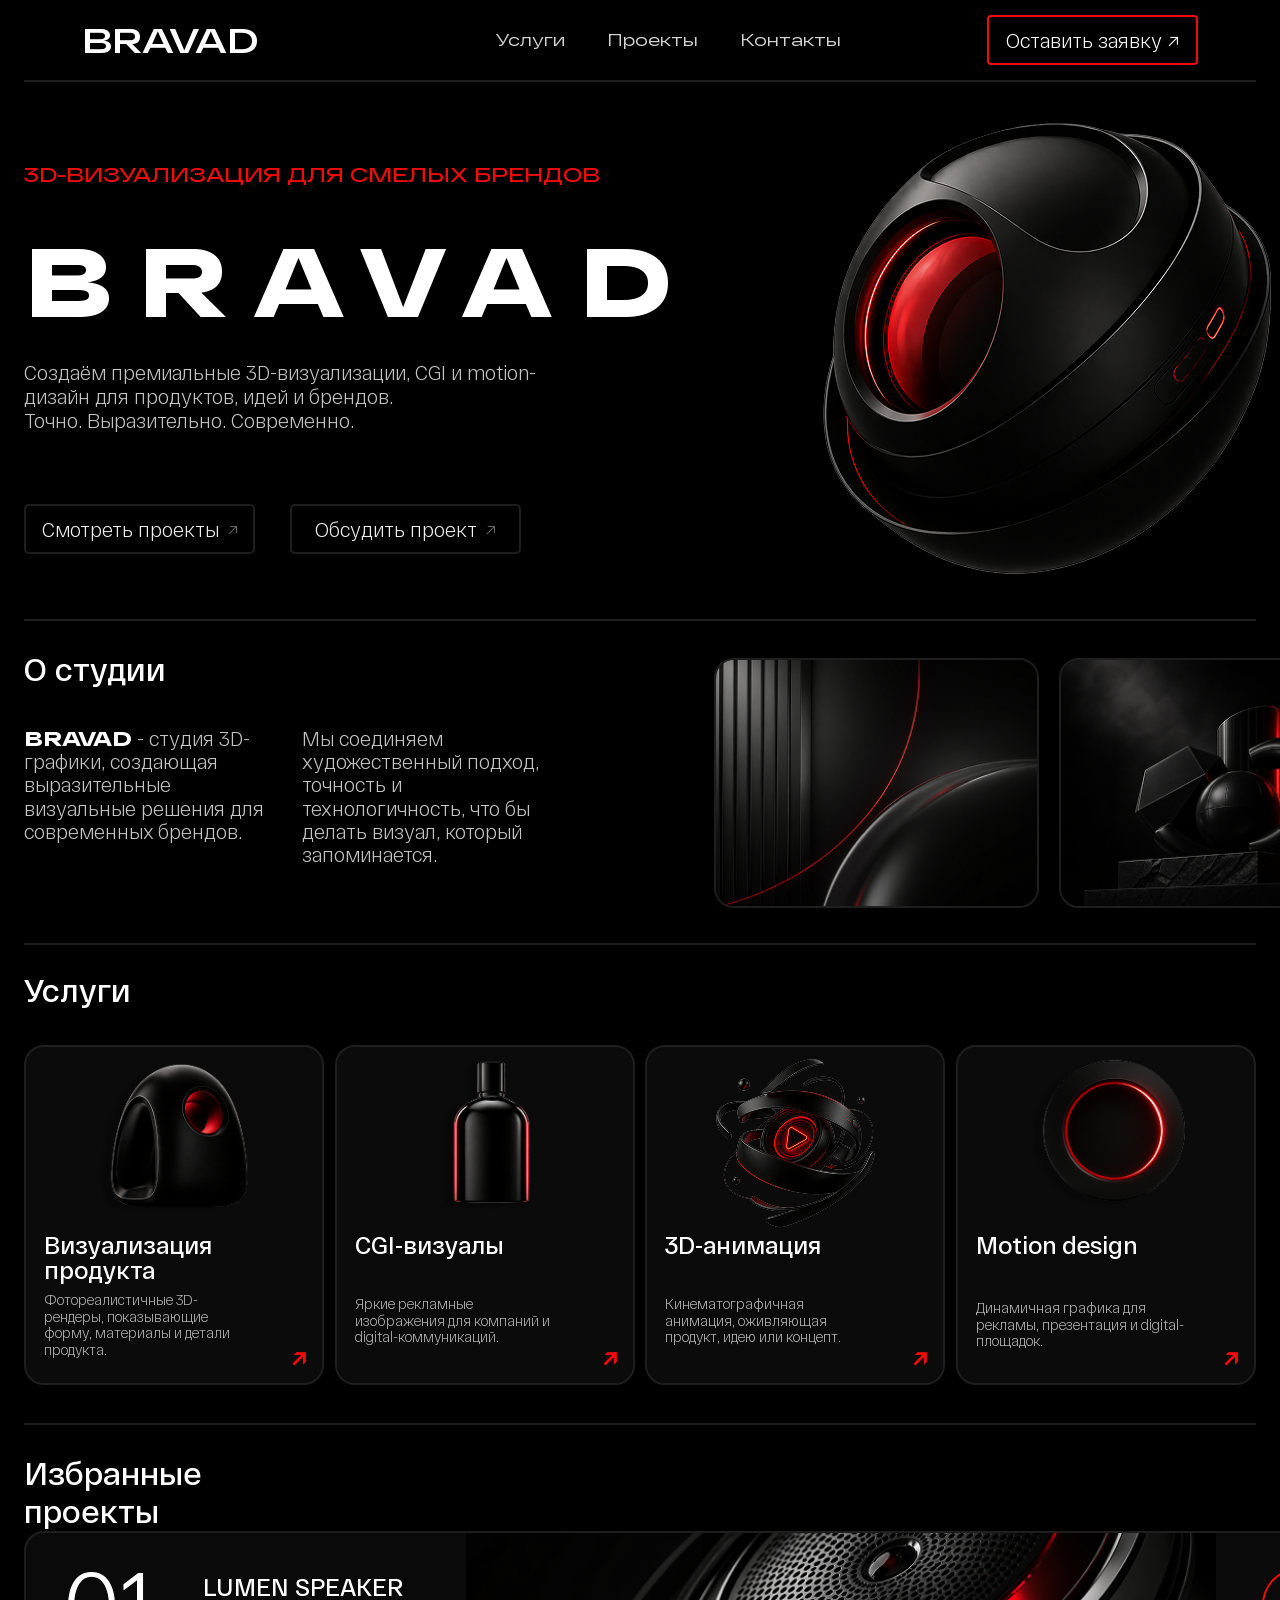
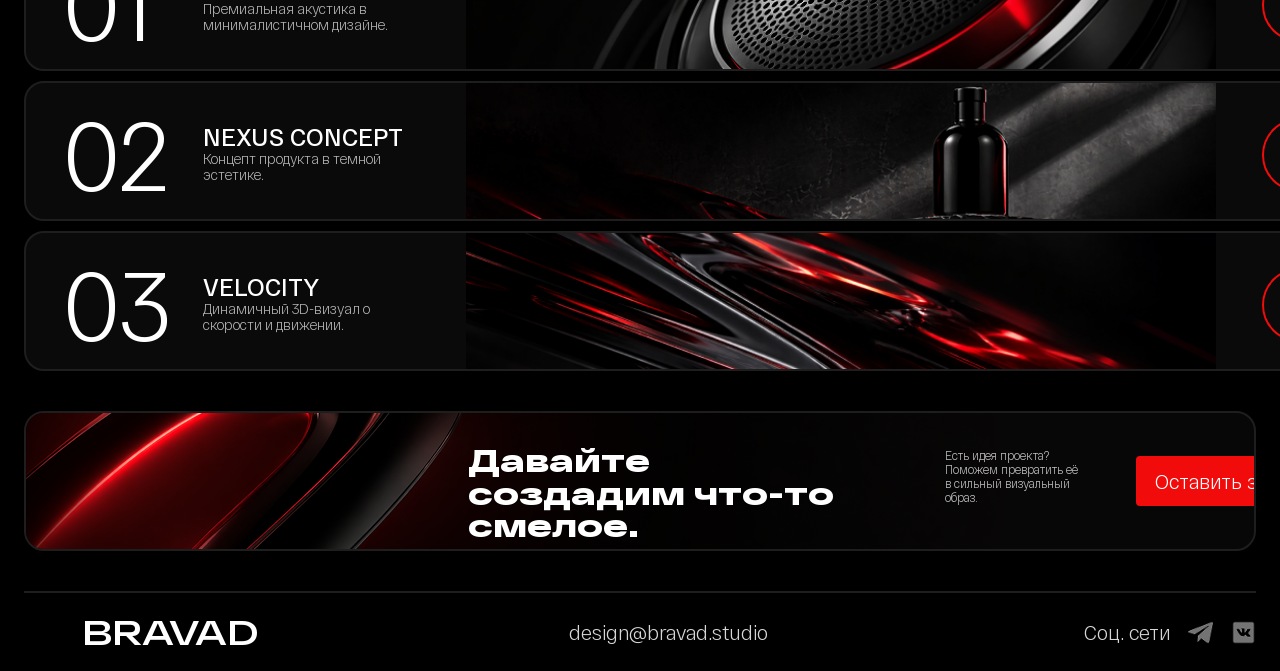
<file: index.html>
<!DOCTYPE html>
<html lang="ru">
<head>
  <meta charset="UTF-8">
  <meta name="viewport" content="width=device-width, initial-scale=1.0">
  <title>BRAVAD - Главная</title>
  <link rel="stylesheet" href="css/style.css">
</head>
<body>
  <div class="page">
    <header class="header container">
      <a href="index.html" class="logo">BRAVAD</a>

      <nav class="nav" aria-label="Основная навигация">
        <a href="#services">Услуги</a>
        <a href="projects.html">Проекты</a>
        <a href="contacts.html">Контакты</a>
      </nav>

      <a href="contacts.html" class="btn btn-outline btn-small">Оставить заявку ↗</a>
    </header>

    <main>
      <section class="hero container">
        <div class="hero__content">
          <p class="hero__tag">3D-визуализация для смелых брендов</p>
          <h1 class="hero__title">BRAVAD</h1>
          <p class="hero__text">
            Создаём премиальные 3D-визуализации, CGI и motion-дизайн для продуктов, идей и брендов.
            <span class="text-nowrap">Точно. Выразительно. Современно.</span>
          </p>

          <div class="hero__actions">
            <a href="projects.html" class="btn btn-dark">Смотреть проекты <span aria-hidden="true">↗</span></a>
            <a href="contacts.html" class="btn btn-dark">Обсудить проект <span aria-hidden="true">↗</span></a>
          </div>
        </div>

        <div class="hero__visual">
          <img src="img/hero-main.png" alt="Главный объект BRAVAD">
        </div>
      </section>

      <section class="about container">
        <h2 class="section-title">О студии</h2>

        <div class="about__grid">
          <div class="about__text">
            <p><strong>BRAVAD</strong> - студия 3D-графики, создающая выразительные визуальные решения для современных брендов.</p>
            <p>Мы соединяем художественный подход, точность и технологичность, что бы делать визуал, который запоминается.</p>
          </div>

          <div class="about__images">
            <div class="about-card">
              <img src="img/about-1.png" alt="Абстрактный рендер">
            </div>
            <div class="about-card">
              <img src="img/about-2.png" alt="Композиция из черных объектов">
            </div>
          </div>
        </div>
      </section>

      <section class="services container" id="services">
        <h2 class="section-title">Услуги</h2>

        <div class="services__list">
          <article class="service-card">
            <img src="img/service-1.png" alt="Визуализация продукта" class="service-card__img">
            <h3>Визуализация продукта</h3>
            <p>Фотореалистичные 3D-рендеры, показывающие форму, материалы и детали продукта.</p>
            <a href="contacts.html" class="service-card__link" aria-label="Заказать визуализацию продукта">↗</a>
          </article>

          <article class="service-card">
            <img src="img/service-2.png" alt="CGI-визуалы" class="service-card__img">
            <h3>CGI-визуалы</h3>
            <p>Яркие рекламные изображения для компаний и digital-коммуникаций.</p>
            <a href="contacts.html" class="service-card__link" aria-label="Заказать CGI-визуалы">↗</a>
          </article>

          <article class="service-card">
            <img src="img/service-3.png" alt="3D-анимация" class="service-card__img">
            <h3>3D-анимация</h3>
            <p>Кинематографичная анимация, оживляющая продукт, идею или концепт.</p>
            <a href="contacts.html" class="service-card__link" aria-label="Заказать 3D-анимацию">↗</a>
          </article>

          <article class="service-card">
            <img src="img/service-4.png" alt="Motion design" class="service-card__img">
            <h3>Motion design</h3>
            <p>Динамичная графика для рекламы, презентация и digital-площадок.</p>
            <a href="contacts.html" class="service-card__link" aria-label="Заказать motion design">↗</a>
          </article>
        </div>
      </section>

      <section class="featured container">
        <h2 class="section-title">Избранные проекты</h2>

        <div class="featured__list">
          <article class="featured-item">
            <div class="featured-item__number">01</div>
            <div class="featured-item__info">
              <h3>LUMEN SPEAKER</h3>
              <p>Премиальная акустика в минималистичном дизайне.</p>
            </div>
            <div class="featured-item__image">
              <img src="img/project-1.png" alt="LUMEN SPEAKER">
            </div>
            <a href="projects.html" class="featured-item__arrow" aria-label="Открыть проект LUMEN SPEAKER">→</a>
          </article>

          <article class="featured-item">
            <div class="featured-item__number">02</div>
            <div class="featured-item__info">
              <h3>NEXUS CONCEPT</h3>
              <p>Концепт продукта в темной эстетике.</p>
            </div>
            <div class="featured-item__image">
              <img src="img/project-2.png" alt="NEXUS CONCEPT">
            </div>
            <a href="projects.html" class="featured-item__arrow" aria-label="Открыть проект NEXUS CONCEPT">→</a>
          </article>

          <article class="featured-item">
            <div class="featured-item__number">03</div>
            <div class="featured-item__info">
              <h3>VELOCITY</h3>
              <p>Динамичный 3D-визуал о скорости и движении.</p>
            </div>
            <div class="featured-item__image">
              <img src="img/project-3.png" alt="VELOCITY">
            </div>
            <a href="projects.html" class="featured-item__arrow" aria-label="Открыть проект VELOCITY">→</a>
          </article>
        </div>
      </section>

      <section class="cta container">
        <div class="cta__bg">
          <img src="img/cta-bg.png" alt="Фоновый рендер CTA">
        </div>

        <div class="cta__content">
          <h2>Давайте создадим что-то смелое.</h2>
          <p>Есть идея проекта?<br>Поможем превратить её<br>в сильный визуальный<br>образ.</p>
        </div>

        <div class="cta__action">
          <a href="contacts.html" class="btn btn-red">Оставить заявку ↗</a>
        </div>
      </section>
    </main>

    <footer class="footer container">
      <div class="footer__brand">BRAVAD</div>
      <div class="footer__mail">design@bravad.studio</div>
      <div class="footer__socials">
        <span>Соц. сети</span>
        <img src="img/icons/telegram.png" alt="Telegram">
        <img src="img/icons/vk.png" alt="VK">
      </div>
    </footer>
  </div>
</body>
</html>
</file>
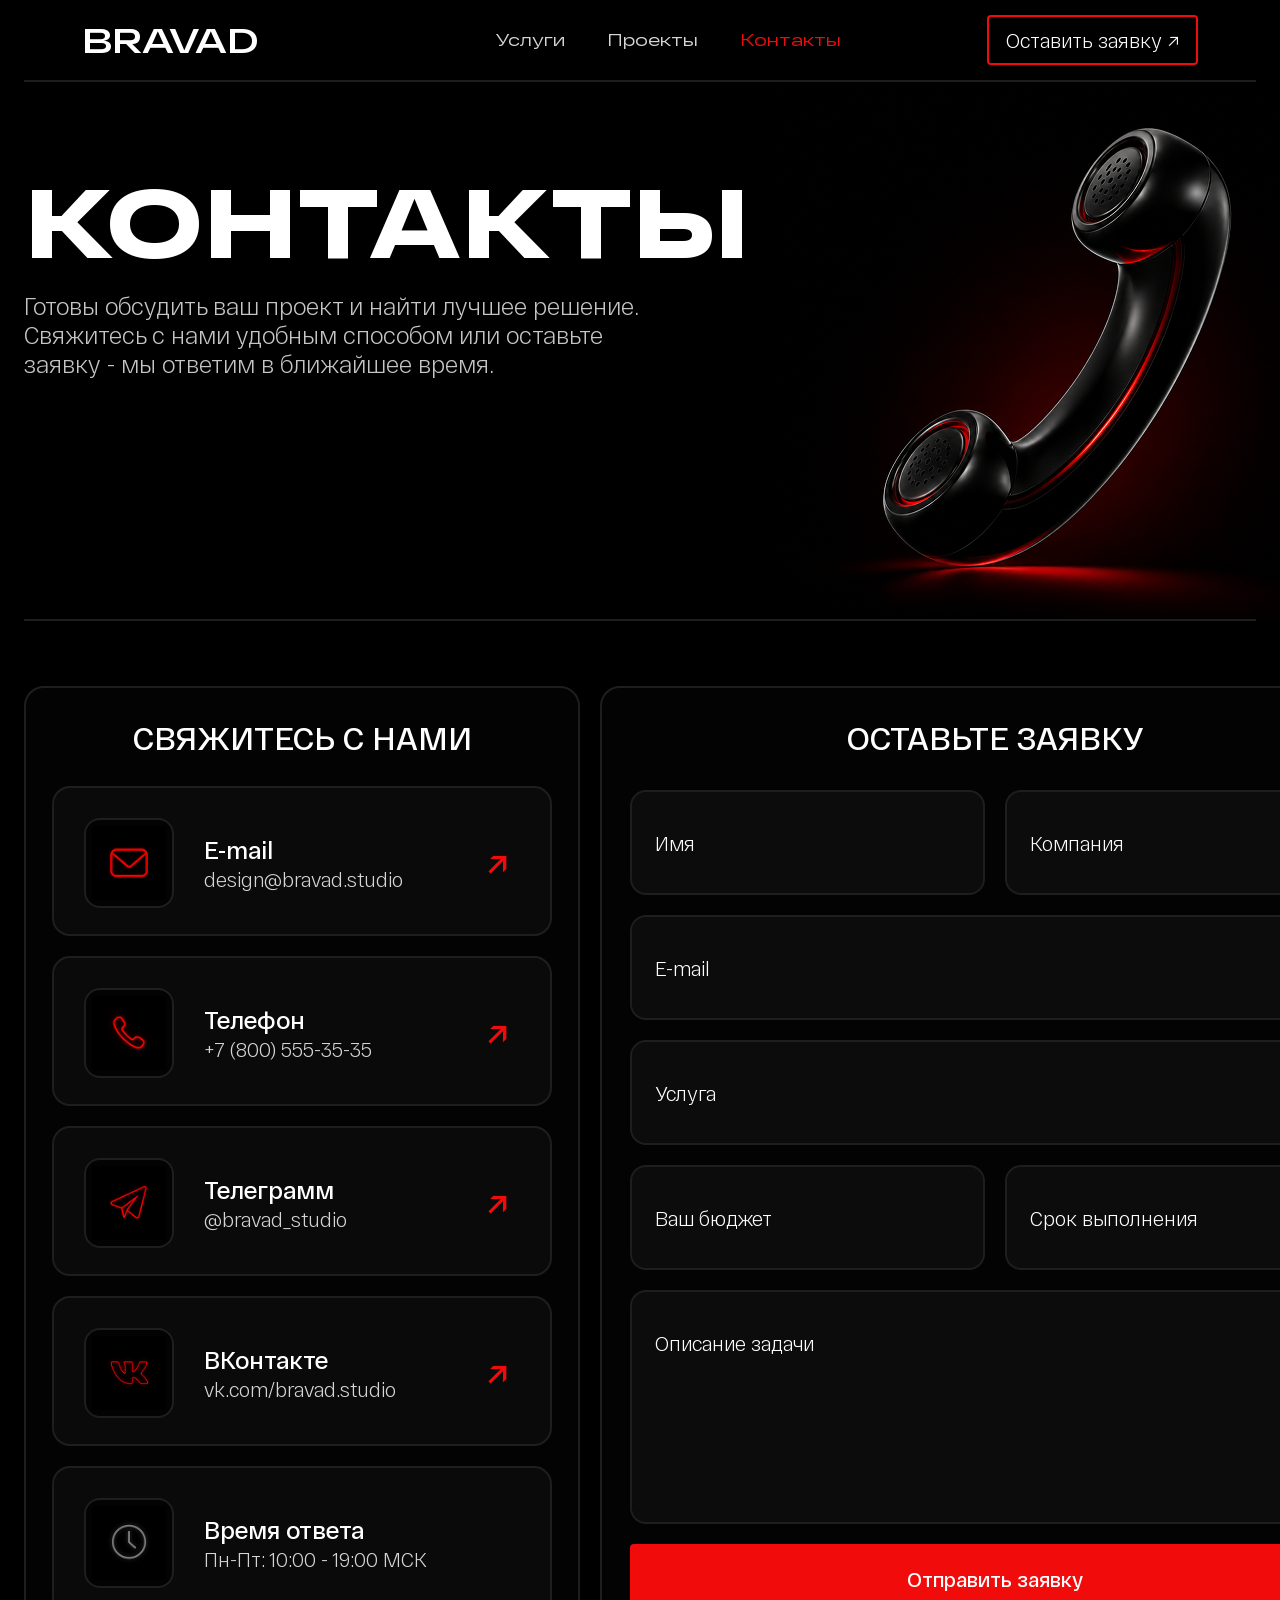
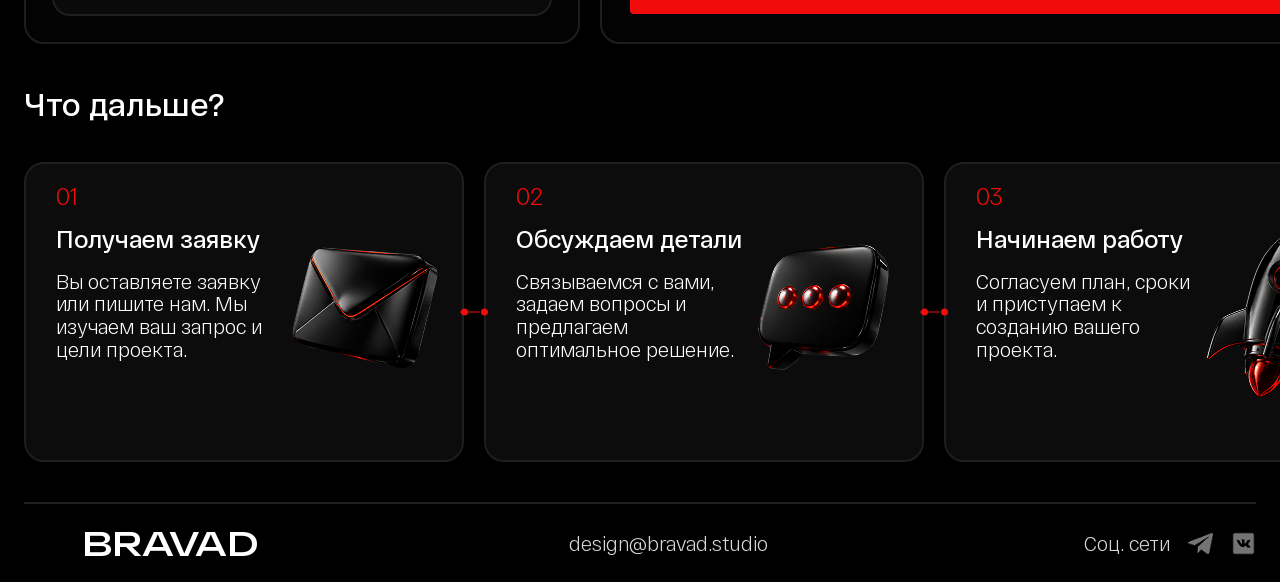
<file: contacts.html>
<!DOCTYPE html>
<html lang="ru">
<head>
  <meta charset="UTF-8">
  <meta name="viewport" content="width=device-width, initial-scale=1.0">
  <title>BRAVAD - Контакты</title>
  <link href="https://cdn.jsdelivr.net/npm/bootstrap@5.3.3/dist/css/bootstrap.min.css" rel="stylesheet">
  <link rel="stylesheet" href="css/style.css">
</head>
<body>
  <div class="page contacts-page">
    <header class="header container d-flex align-items-center">
      <a href="index.html" class="logo">BRAVAD</a>

      <nav class="nav d-flex" aria-label="Основная навигация">
        <a href="index.html#services">Услуги</a>
        <a href="projects.html">Проекты</a>
        <a href="contacts.html" class="is-active">Контакты</a>
      </nav>

      <a href="contacts.html" class="btn btn-outline btn-small">Оставить заявку ↗</a>
    </header>

    <main>
      <section class="contacts-hero container position-relative">
        <div class="contacts-hero__content">
          <h1>КОНТАКТЫ</h1>
          <p>
            Готовы обсудить ваш проект и найти лучшее решение.<br>
            Свяжитесь с нами удобным способом или оставьте<br>
            заявку - мы ответим в ближайшее время.
          </p>
        </div>

        <div class="contacts-hero__visual" aria-hidden="true">
          <img src="img/hero-contacts.png" alt="3D-телефон BRAVAD">
        </div>
      </section>

      <section class="contacts-main container row g-0" aria-label="Контакты и заявка">
        <div class="contact-panel contact-panel--links card col-auto">
          <h2>Свяжитесь с нами</h2>

          <div class="contact-list">
            <div class="contact-link">
              <span class="contact-link__icon" aria-hidden="true">
                <img src="img/contact-email-placeholder.png" alt="E-mail">
              </span>
              <span class="contact-link__text">
                <strong>E-mail</strong>
                <span>design@bravad.studio</span>
              </span>
              <span class="contact-link__arrow" aria-hidden="true">↗</span>
            </div>

            <div class="contact-link">
              <span class="contact-link__icon" aria-hidden="true">
                <img src="img/contact-phone-placeholder.png" alt="Телефон">
              </span>
              <span class="contact-link__text">
                <strong>Телефон</strong>
                <span>+7 (800) 555-35-35</span>
              </span>
              <span class="contact-link__arrow" aria-hidden="true">↗</span>
            </div>

            <div class="contact-link">
              <span class="contact-link__icon" aria-hidden="true">
                <img src="img/contact-telegram-placeholder.png" alt="Телеграмм">
              </span>
              <span class="contact-link__text">
                <strong>Телеграмм</strong>
                <span>@bravad_studio</span>
              </span>
              <span class="contact-link__arrow" aria-hidden="true">↗</span>
            </div>

            <div class="contact-link">
              <span class="contact-link__icon" aria-hidden="true">
                <img src="img/contact-vk-placeholder.png" alt="ВКонтакте">
              </span>
              <span class="contact-link__text">
                <strong>ВКонтакте</strong>
                <span>vk.com/bravad.studio</span>
              </span>
              <span class="contact-link__arrow" aria-hidden="true">↗</span>
            </div>

            <div class="contact-link contact-link--static">
              <span class="contact-link__icon" aria-hidden="true">
                <img src="img/contact-time-placeholder.png" alt="Время ответа">
              </span>
              <span class="contact-link__text">
                <strong>Время ответа</strong>
                <span>Пн-Пт: 10:00 - 19:00 МСК</span>
              </span>
            </div>
          </div>
        </div>

        <div class="contact-panel contact-panel--form card col-auto">
          <h2>Оставьте заявку</h2>

          <form class="contact-form" action="#" method="post">
            <div class="contact-form__row row g-0">
              <label>
                <span>Имя</span>
                <input class="form-control" type="text" name="name" placeholder="Имя">
              </label>
              <label>
                <span>Компания</span>
                <input class="form-control" type="text" name="company" placeholder="Компания">
              </label>
            </div>

            <label>
              <span>E-mail</span>
              <input class="form-control" type="email" name="email" placeholder="E-mail">
            </label>

            <label>
              <span>Услуга</span>
              <input class="form-control" type="text" name="service" placeholder="Услуга">
            </label>

            <div class="contact-form__row row g-0">
              <label>
                <span>Ваш бюджет</span>
                <input class="form-control" type="text" name="budget" placeholder="Ваш бюджет">
              </label>
              <label>
                <span>Срок выполнения</span>
                <input class="form-control" type="text" name="deadline" placeholder="Срок выполнения">
              </label>
            </div>

            <label>
              <span>Описание задачи</span>
              <textarea class="form-control" name="message" placeholder="Описание задачи"></textarea>
            </label>

            <button class="btn btn-red contact-form__submit" type="submit">Отправить заявку</button>
          </form>
        </div>
      </section>

      <section class="contact-steps container">
        <h2 class="section-title">Что дальше?</h2>

        <div class="contact-steps__grid row g-0">
          <article class="contact-step card col-auto">
            <span class="contact-step__number">01</span>
            <h3>Получаем заявку</h3>
            <p>Вы оставляете заявку или пишите нам. Мы изучаем ваш запрос и цели проекта.</p>
            <img src="img/step-request-placeholder.png" alt="Получение заявки">
          </article>

          <article class="contact-step card col-auto">
            <span class="contact-step__number">02</span>
            <h3>Обсуждаем детали</h3>
            <p>Связываемся с вами, задаем вопросы и предлагаем оптимальное решение.</p>
            <img src="img/step-discuss-placeholder.png" alt="Обсуждение деталей">
          </article>

          <article class="contact-step card col-auto">
            <span class="contact-step__number">03</span>
            <h3>Начинаем работу</h3>
            <p>Согласуем план, сроки и приступаем к созданию вашего проекта.</p>
            <img src="img/step-start-placeholder.png" alt="Начало работы">
          </article>
        </div>
      </section>
    </main>

    <footer class="footer container">
      <div class="footer__brand">BRAVAD</div>
      <div class="footer__mail">design@bravad.studio</div>
      <div class="footer__socials">
        <span>Соц. сети</span>
        <img src="img/icons/telegram.png" alt="Telegram">
        <img src="img/icons/vk.png" alt="VK">
      </div>
    </footer>
  </div>

  <div class="modal fade request-success-modal" id="requestSuccessModal" tabindex="-1" role="dialog" aria-labelledby="requestSuccessTitle" aria-hidden="true">
    <div class="modal-dialog modal-fullscreen">
      <div class="modal-content">
        <header class="success-header container">
          <a href="index.html" class="logo">BRAVAD</a>

          <nav class="nav success-nav" aria-label="Навигация после отправки заявки">
            <a href="index.html#services">Услуги</a>
            <a href="projects.html">Проекты</a>
            <a href="contacts.html">Контакты</a>
          </nav>

          <button class="btn btn-outline btn-small" type="button" data-bs-dismiss="modal">Оставить заявку ↗</button>
        </header>

        <div class="success-content container">
          <div class="success-copy">
            <h2 id="requestSuccessTitle">ЗАЯВКА<br>ОТПРАВЛЕНА</h2>
            <p class="success-copy__lead">
              Спасибо!<br>
              Мы получили вашу заявку и свяжемся с вами в течении 24 часов.
            </p>
            <p class="success-copy__text">
              А пока вы можете ознакомиться с нашими проектами или вернуться на главную страницу.
            </p>
          </div>

          <div class="success-visual" aria-hidden="true">
            <img src="img/success-visual-placeholder.png" alt="Заявка отправлена">
          </div>

          <div class="success-actions">
            <a href="index.html" class="btn btn-red">На главную ↗</a>
            <a href="projects.html" class="btn btn-dark">Смотреть проекты ↗</a>
          </div>
        </div>

        <footer class="footer success-footer container">
          <div class="footer__brand">BRAVAD</div>
          <div class="footer__mail">design@bravad.studio</div>
          <div class="footer__socials">
            <span>Соц. сети</span>
            <img src="img/icons/telegram.png" alt="Telegram">
            <img src="img/icons/vk.png" alt="VK">
          </div>
        </footer>
      </div>
    </div>
  </div>

  <script src="https://cdn.jsdelivr.net/npm/bootstrap@5.3.3/dist/js/bootstrap.bundle.min.js"></script>
  <script src="js/script.js"></script>
</body>
</html>
</file>
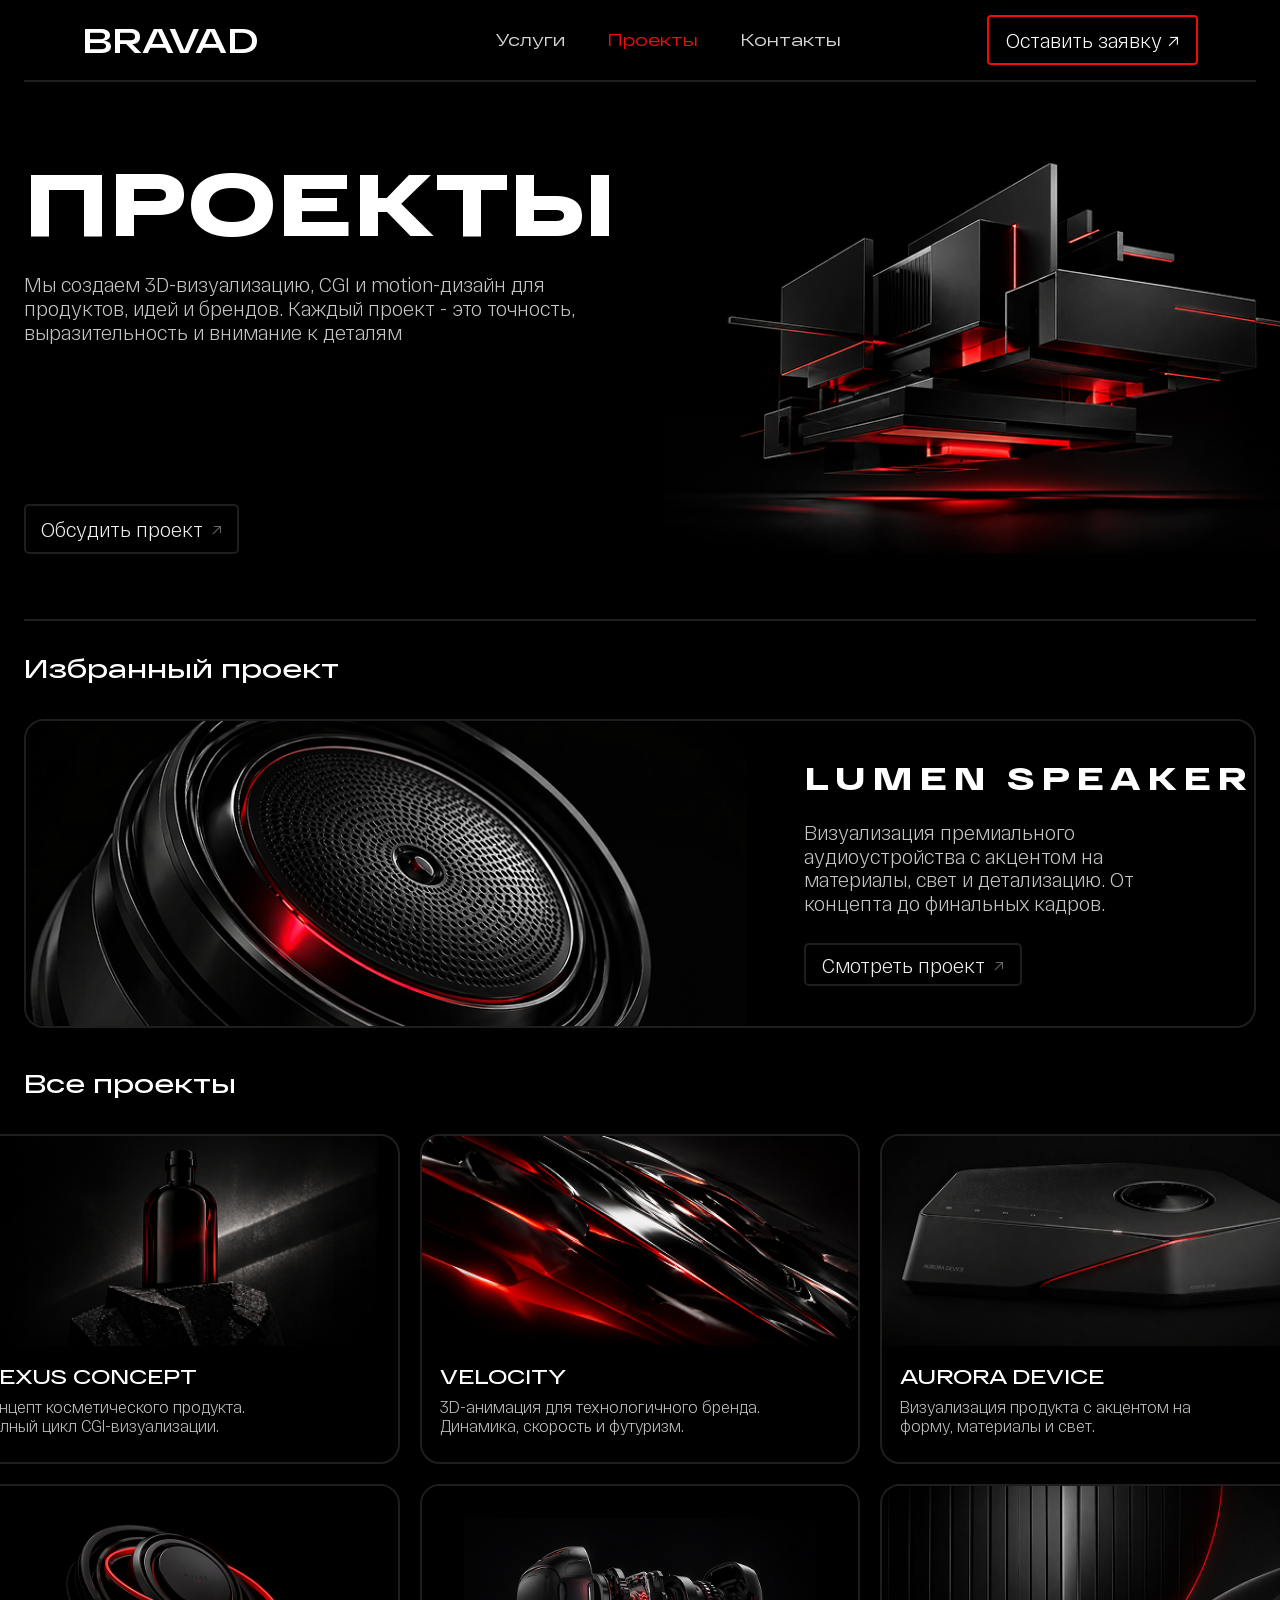
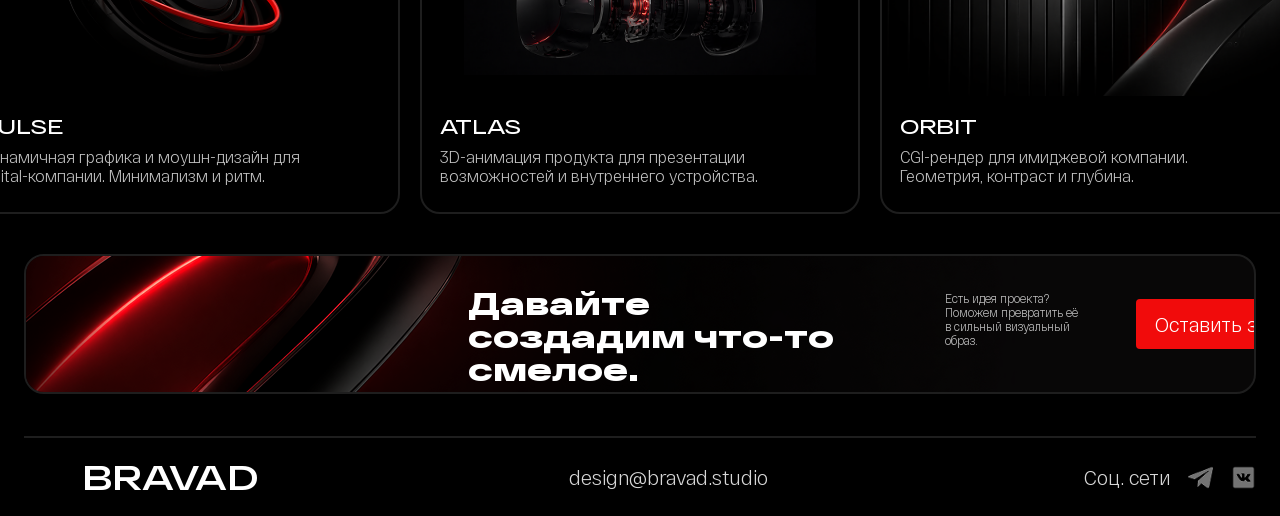
<file: projects.html>
<!DOCTYPE html>
<html lang="ru">
<head>
  <meta charset="UTF-8">
  <meta name="viewport" content="width=device-width, initial-scale=1.0">
  <title>BRAVAD - Проекты</title>
  <link rel="stylesheet" href="css/style.css">
</head>
<body>
  <div class="page projects-page">
    <header class="header container">
      <a href="index.html" class="logo">BRAVAD</a>

      <nav class="nav" aria-label="Основная навигация">
        <a href="index.html#services">Услуги</a>
        <a href="projects.html" class="is-active">Проекты</a>
        <a href="contacts.html">Контакты</a>
      </nav>

      <a href="contacts.html" class="btn btn-outline btn-small">Оставить заявку ↗</a>
    </header>

    <main>
      <section class="projects-hero container">
        <div class="projects-hero__content">
          <h1>ПРОЕКТЫ</h1>
          <p class="projects-hero__lead">
            Мы создаем 3D-визуализацию, CGI и motion-дизайн для продуктов, идей и брендов.
            Каждый проект - это точность, выразительность и внимание к деталям
          </p>
          <a href="contacts.html" class="btn btn-dark">Обсудить проект <span aria-hidden="true">↗</span></a>
        </div>

        <div class="projects-hero__image">
          <img src="img/projects/projects-hero.png" alt="Абстрактная 3D-композиция BRAVAD">
        </div>
      </section>

      <section class="project-featured container">
        <h2 class="section-title">Избранный проект</h2>

        <article class="featured-project-card">
          <div class="featured-project-card__image">
            <img src="img/projects/featured-lumen.png" alt="LUMEN SPEAKER">
          </div>

          <div class="featured-project-card__content">
            <h3>LUMEN SPEAKER</h3>
            <p>
              Визуализация премиального аудиоустройства с акцентом на материалы, свет и детализацию.
              От концепта до финальных кадров.
            </p>
            <a href="contacts.html" class="btn btn-dark">Смотреть проект <span aria-hidden="true">↗</span></a>
          </div>
        </article>
      </section>

      <section class="projects-all container">
        <h2 class="section-title">Все проекты</h2>

        <div class="projects-grid">
          <article class="project-card">
            <img src="img/projects/project-nexus.png" alt="NEXUS CONCEPT">
            <div class="project-card__content">
              <h3>NEXUS CONCEPT</h3>
              <p>Концепт косметического продукта. Полный цикл CGI-визуализации.</p>
            </div>
          </article>

          <article class="project-card">
            <img src="img/projects/project-velocity.png" alt="VELOCITY">
            <div class="project-card__content">
              <h3>VELOCITY</h3>
              <p>3D-анимация для технологичного бренда. Динамика, скорость и футуризм.</p>
            </div>
          </article>

          <article class="project-card">
            <img src="img/projects/project-aurora.png" alt="AURORA DEVICE">
            <div class="project-card__content">
              <h3>AURORA DEVICE</h3>
              <p>Визуализация продукта с акцентом на форму, материалы и свет.</p>
            </div>
          </article>

          <article class="project-card">
            <img src="img/projects/project-pulse.png" alt="PULSE">
            <div class="project-card__content">
              <h3>PULSE</h3>
              <p>Динамичная графика и моушн-дизайн для digital-компании. Минимализм и ритм.</p>
            </div>
          </article>

          <article class="project-card">
            <img src="img/projects/project-atlas.png" alt="ATLAS">
            <div class="project-card__content">
              <h3>ATLAS</h3>
              <p>3D-анимация продукта для презентации возможностей и внутреннего устройства.</p>
            </div>
          </article>

          <article class="project-card">
            <img src="img/projects/project-orbit.png" alt="ORBIT">
            <div class="project-card__content">
              <h3>ORBIT</h3>
              <p>CGI-рендер для имиджевой компании. Геометрия, контраст и глубина.</p>
            </div>
          </article>
        </div>
      </section>

      <section class="cta container">
        <div class="cta__bg">
          <img src="img/cta-bg.png" alt="Фоновый рендер CTA">
        </div>

        <div class="cta__content">
          <h2>Давайте создадим что-то смелое.</h2>
          <p>Есть идея проекта?<br>Поможем превратить её<br>в сильный визуальный<br>образ.</p>
        </div>

        <div class="cta__action">
          <a href="contacts.html" class="btn btn-red">Оставить заявку ↗</a>
        </div>
      </section>
    </main>

    <footer class="footer container">
      <div class="footer__brand">BRAVAD</div>
      <div class="footer__mail">design@bravad.studio</div>
      <div class="footer__socials">
        <span>Соц. сети</span>
        <img src="img/icons/telegram.png" alt="Telegram">
        <img src="img/icons/vk.png" alt="VK">
      </div>
    </footer>
  </div>
</body>
</html>
</file>
<file: css/style.css>
@font-face {
  font-family: "RF Dewi Expanded";
  src: url("../fonts/RFDewiExpanded-Light.woff2") format("woff2");
  font-style: normal;
  font-weight: 300;
  font-display: swap;
}

@font-face {
  font-family: "RF Dewi Expanded";
  src: url("../fonts/RFDewiExpanded-Regular.woff2") format("woff2");
  font-style: normal;
  font-weight: 400;
  font-display: swap;
}

@font-face {
  font-family: "RF Dewi Expanded";
  src: url("../fonts/RFDewiExpanded-Semibold.woff2") format("woff2");
  font-style: normal;
  font-weight: 600;
  font-display: swap;
}

@font-face {
  font-family: "RF Dewi Expanded";
  src: url("../fonts/RFDewiExpanded-Bold.woff2") format("woff2");
  font-style: normal;
  font-weight: 700;
  font-display: swap;
}

@font-face {
  font-family: "RF Dewi Expanded";
  src: url("../fonts/RFDewiExpanded-Ultrabold.woff2") format("woff2");
  font-style: normal;
  font-weight: 800;
  font-display: swap;
}

@font-face {
  font-family: "RF Dewi Expanded";
  src: url("../fonts/RFDewiExpanded-Black.woff2") format("woff2");
  font-style: normal;
  font-weight: 900;
  font-display: swap;
}

@font-face {
  font-family: "RF Dewi";
  src: url("../fonts/RFDewi-Light.woff2") format("woff2");
  font-style: normal;
  font-weight: 300;
  font-display: swap;
}

@font-face {
  font-family: "RF Dewi";
  src: url("../fonts/RFDewi-Semibold.woff2") format("woff2");
  font-style: normal;
  font-weight: 600;
  font-display: swap;
}

* {
  box-sizing: border-box;
}

html {
  scroll-behavior: smooth;
  overflow-x: hidden;
}

body {
  margin: 0;
  background: #000;
  color: #fff;
  font-family: "RF Dewi Expanded", Arial, Helvetica, sans-serif;
  font-weight: 400;
  overflow-x: hidden;
  user-select: none;
  caret-color: transparent;
}

img {
  display: block;
  max-width: 100%;
  user-select: none;
  -webkit-user-drag: none;
}

a {
  color: inherit;
  text-decoration: none;
}

.page {
  min-height: 100vh;
}

.container {
  width: min(1360px, calc(100% - 48px));
  margin: 0 auto;
}

.projects-page .container {
  width: min(1360px, calc(100% - 48px));
}

.projects-page .header {
  height: 82px;
}

.header {
  display: flex;
  align-items: center;
  justify-content: space-between;
  height: 82px;
  border-bottom: 2px solid #1e1e1e;
}

.logo {
  margin-left: 58px;
  font-size: 34px;
  font-weight: 700;
  line-height: 1;
  letter-spacing: 0;
}

.footer__brand {
  margin-left: 58px;
  font-size: 34px;
  font-weight: 700;
  line-height: 1;
  letter-spacing: 0;
}

.nav {
  display: flex;
  gap: 42px;
  margin-left: 90px;
}

.nav a {
  color: #d5d5d5;
  font-size: 16px;
  font-weight: 400;
  line-height: 1;
  transition: color 0.2s ease;
}

.nav a:hover {
  color: #f10b0b;
}

.nav a.is-active {
  color: #f10b0b;
}

.btn {
  display: inline-flex;
  align-items: center;
  justify-content: center;
  border-radius: 4px;
  font-family: inherit;
  line-height: 1;
  transition: border-color 0.2s ease, background 0.2s ease, color 0.2s ease;
}

.btn-small {
  width: 211px;
  height: 50px;
  padding: 0 12px;
  font-family: "RF Dewi", Arial, Helvetica, sans-serif;
  font-size: 20px;
  font-weight: 400;
}

.btn-outline {
  margin-right: 58px;
  border: 2px solid #f10b0b;
  color: #fff;
}

.btn-outline:hover,
.btn-red:hover {
  background: #c90000;
}

.btn-dark {
  min-width: 197px;
  height: 43px;
  padding: 0 16px;
  background: transparent;
  border: 2px solid #1e1e1e;
  color: #f0f0f0;
  font-family: "RF Dewi", Arial, Helvetica, sans-serif;
  font-size: 20px;
  font-weight: 400;
  border-radius: 5px;
  white-space: nowrap;
}

.btn-dark:hover {
  border-color: #f10b0b;
  color: #fff;
}

.btn-dark span {
  margin-left: 8px;
  color: #686868;
  font-size: 18px;
  line-height: 1;
}

.btn-dark:hover span {
  color: #f10b0b;
}

.btn-red {
  min-width: 178px;
  height: 43px;
  padding: 0 16px;
  background: #f10b0b;
  color: #fff;
  font-size: 20px;
  font-weight: 400;
  white-space: nowrap;
}

.text-nowrap {
  white-space: nowrap;
}

.hero {
  display: flex;
  align-items: flex-start;
  justify-content: space-between;
  gap: 109px;
  height: 539px;
  min-height: 539px;
  padding: 80px 0 0;
  border-bottom: 2px solid #1e1e1e;
}

.hero__content {
  position: relative;
  flex: 0 0 590px;
  height: 100%;
  padding-top: 0;
}

.hero__tag {
  width: 435px;
  height: 24px;
  margin: 0;
  color: #f10b0b;
  font-family: "RF Dewi Expanded", Arial, Helvetica, sans-serif;
  font-size: 20px;
  font-weight: 600;
  line-height: 24px;
  text-transform: uppercase;
  white-space: nowrap;
}

.hero__title {
  width: 643px;
  height: 115px;
  margin: 35px 0 0;
  font-size: 96px;
  font-weight: 900;
  line-height: 115px;
  letter-spacing: 26px;
}

.hero__text {
  font-family: "RF Dewi", Arial, Helvetica, sans-serif;
  width: 550px;
  height: 145px;
  max-width: 100%;
  margin: 24px 0 0;
  color: #c5c5c5;
  font-size: 20px;
  font-weight: 300;
  line-height: 1.2;
}

.hero__actions {
  position: absolute;
  left: 0;
  bottom: 65px;
  display: flex;
  gap: 35px;
  margin-top: 0;
}

.hero .btn-dark {
  width: 231px;
  min-width: 231px;
  height: 50px;
}

.hero__visual {
  flex: 0 0 539px;
  width: 539px;
  height: 539px;
  margin: -80px 0 0 0;
}

.hero__visual img {
  width: 100%;
  height: 100%;
  object-fit: contain;
}

section {
  padding: 0;
}

.section-title {
  margin: 0;
  font-size: 26px;
  font-weight: 600;
  line-height: 1;
}

.about,
.services,
.featured {
  border-bottom: 2px solid #1e1e1e;
}

.about {
  position: relative;
  height: 324px;
  padding: 0;
}

.about .section-title {
  position: absolute;
  top: 28px;
  left: 0;
  width: 140px;
  height: 38px;
  margin: 0;
  font-family: "RF Dewi", Arial, Helvetica, sans-serif;
  font-size: 32px;
  font-weight: 600;
  line-height: 38px;
  white-space: nowrap;
}

.about__grid {
  display: block;
}

.about__text {
  position: absolute;
  top: 106px;
  left: 0;
  display: flex;
  flex: 0 0 528px;
  gap: 20px;
}

.about__text p {
  flex: 0 0 auto;
}

.about__text p {
  font-family: "RF Dewi", Arial, Helvetica, sans-serif;
  margin: 0;
  color: #c5c5c5;
  font-size: 20px;
  font-weight: 300;
  line-height: 1.16;
}

.about__text p:first-child {
  width: 258px;
  height: 120px;
}

.about__text p:last-child {
  width: 250px;
  height: 144px;
}

.about__text strong {
  font-family: "RF Dewi Expanded", Arial, Helvetica, sans-serif;
  color: #fff;
  font-size: 20px;
  font-weight: 900;
  line-height: 1.16;
  letter-spacing: 0;
}

.about__images {
  position: absolute;
  top: 37px;
  left: 690px;
  display: flex;
  flex: 0 0 auto;
  gap: 20px;
  transform: none;
}

.about-card {
  flex: 0 0 325px;
  width: 325px;
  height: 250px;
  overflow: hidden;
  background: #090909;
  border: 2px solid #1e1e1e;
  border-radius: 20px;
}

.about-card img {
  width: 100%;
  height: 100%;
  object-fit: cover;
}

.services {
  padding: 28px 0 38px;
}

.services .section-title {
  margin-bottom: 40px;
  font-family: "RF Dewi", Arial, Helvetica, sans-serif;
  font-size: 32px;
  font-weight: 600;
  line-height: 1;
}

.services__list {
  display: flex;
  justify-content: space-between;
  gap: 0;
}

.service-card {
  position: relative;
  flex: 0 0 300px;
  width: 300px;
  height: 340px;
  min-height: 340px;
  padding: 12px 18px 27px;
  overflow: hidden;
  background: #0b0b0b;
  border: 2px solid #1e1e1e;
  border-radius: 20px;
  transition: border-color 0.2s ease, transform 0.2s ease;
}

.service-card:hover {
  border-color: #f10b0b;
  transform: translateY(-2px);
}

.service-card__img {
  width: 152px;
  height: 158px;
  margin: 0 auto 15px;
  object-fit: contain;
}

.service-card h3 {
  min-height: 44px;
  margin: 0 0 10px;
  font-family: "RF Dewi", Arial, Helvetica, sans-serif;
  font-size: 24px;
  font-weight: 600;
  line-height: 1.05;
}

.service-card p {
  font-family: "RF Dewi", Arial, Helvetica, sans-serif;
  max-width: 205px;
  margin: 0;
  color: #b7b7b7;
  font-family: "RF Dewi", Arial, Helvetica, sans-serif;
  font-size: 14px;
  font-weight: 300;
  line-height: 1.18;
}

.service-card:nth-child(2) {
  padding-top: 5px;
}

.service-card:nth-child(2) .service-card__img {
  width: 92px;
  height: 165px;
  margin-bottom: 15px;
}

.service-card:nth-child(2) h3 {
  margin-bottom: 39px;
  min-height: 0;
}

.service-card:nth-child(3) {
  padding-top: 4px;
}

.service-card:nth-child(3) .service-card__img {
  width: 198px;
  height: 178px;
  margin-bottom: 3px;
}

.service-card:nth-child(3) h3 {
  margin-bottom: 39px;
  min-height: 0;
}

.service-card:nth-child(4) {
  padding-top: 7px;
}

.service-card:nth-child(4) .service-card__img {
  width: 158px;
  height: 158px;
  margin-bottom: 20px;
}

.service-card:nth-child(4) h3 {
  width: 209px;
  height: 29px;
  min-height: 0;
  margin-bottom: 39px;
}

.service-card:nth-child(4) p {
  width: 223px;
  height: 51px;
  max-width: 223px;
}

.service-card__link {
  position: absolute;
  right: 15px;
  bottom: 13px;
  color: #f10b0b;
  font-size: 24px;
  font-weight: 700;
  line-height: 1;
}

.featured {
  padding: 28px 0 0;
  border-bottom: 0;
}

.featured .section-title {
  width: 319px;
  height: 38px;
  margin-bottom: 40px;
  font-family: "RF Dewi", Arial, Helvetica, sans-serif;
  font-size: 32px;
  font-weight: 600;
  line-height: 38px;
}

.featured__list {
  display: flex;
  flex-direction: column;
  gap: 10px;
}

.featured-item {
  position: relative;
  display: flex;
  align-items: stretch;
  width: 1360px;
  height: 140px;
  min-height: 140px;
  overflow: hidden;
  background: #0a0a0a;
  border: 2px solid #1e1e1e;
  border-radius: 20px;
}

.featured-item:first-child {
  border-radius: 20px;
}

.featured-item:last-child {
  border-radius: 20px;
}

.featured-item__number {
  position: absolute;
  left: 37px;
  top: 0;
  width: 96px;
  height: 140px;
  flex: initial;
  display: flex;
  align-items: center;
  justify-content: flex-start;
  padding: 0;
  font-family: "RF Dewi", Arial, Helvetica, sans-serif;
  font-size: 96px;
  font-weight: 400;
  line-height: 1;
}

.featured-item__info {
  position: absolute;
  left: 177px;
  top: 0;
  width: 200px;
  height: 140px;
  flex: initial;
  display: flex;
  flex-direction: column;
  justify-content: flex-start;
  padding: 39px 0 0 0;
}

.featured-item:nth-child(2) .featured-item__info {
  left: 177px;
}

.featured-item:nth-child(3) .featured-item__info {
  left: 177px;
}

.featured-item__info h3 {
  width: 200px;
  height: 29px;
  margin: 0;
  font-family: "RF Dewi", Arial, Helvetica, sans-serif;
  font-size: 24px;
  font-weight: 600;
  line-height: 29px;
}

.featured-item__info p {
  font-family: "RF Dewi", Arial, Helvetica, sans-serif;
  max-width: 200px;
  margin: 0;
  color: #b9b9b9;
  font-size: 14px;
  font-weight: 300;
  line-height: 1.16;
}

.featured-item__image {
  position: absolute;
  left: 440px;
  top: 0;
  flex: initial;
  margin-left: 0;
  width: 750px;
  height: 140px;
  min-width: 0;
  overflow: hidden;
}

.featured-item__image img {
  width: 100%;
  height: 100%;
  object-fit: cover;
}

.featured-item__arrow {
  position: absolute;
  right: 50px;
  top: 35px;
  width: 70px;
  height: 70px;
  flex: initial;
  display: flex;
  align-items: center;
  justify-content: flex-start;
  padding-left: 0;
  color: #fff;
  font-size: 0;
  line-height: 1;
  overflow: visible;
}

.featured-item__arrow::before {
  content: "\2192";
  position: absolute;
  left: 50%;
  top: 50%;
  transform: translate(-50%, -50%);
  z-index: 1;
  font-size: 28px;
}

.featured-item__arrow::after {
  content: "";
  position: absolute;
  inset: 0;
  width: 70px;
  height: 70px;
  border: 2px solid #f10b0b;
  border-radius: 50%;
  transition: background 0.2s ease;
}

.featured-item__arrow:hover::after {
  background: #f10b0b;
}

.cta {
  position: relative;
  display: grid;
  grid-template-columns: 442px 406px 71px 166px 25px 211px 39px;
  align-items: center;
  width: min(1360px, calc(100% - 48px));
  height: 140px;
  min-height: 140px;
  margin-top: 40px;
  padding-left: 0;
  overflow: hidden;
  background: #080707;
  border: 2px solid #1e1e1e;
  border-radius: 20px;
}

.cta__bg {
  position: absolute;
  inset: 0 auto 0 0;
  width: 991px;
  height: 140px;
  z-index: 0;
  pointer-events: none;
}

.cta__bg img {
  width: 100%;
  height: 100%;
  object-fit: cover;
  object-position: center center;
}

.cta__content {
  grid-column: 2 / 5;
  display: grid;
  grid-template-columns: 406px 71px 166px;
  align-items: center;
  padding: 0;
  position: relative;
  z-index: 1;
}

.cta__content h2 {
  grid-column: 1;
  width: 406px;
  height: 76px;
  max-width: 406px;
  margin: 0;
  font-size: 32px;
  font-weight: 900;
  line-height: 1.02;
}

.cta__content p {
  font-family: "RF Dewi", Arial, Helvetica, sans-serif;
  grid-column: 3;
  width: 166px;
  height: 67px;
  max-width: 166px;
  margin: 0;
  color: #c4c4c4;
  font-size: 12px;
  font-weight: 300;
  line-height: 1.18;
}

.cta__action {
  grid-column: 6;
  display: flex;
  justify-content: flex-start;
  padding: 0;
  position: relative;
  z-index: 1;
}

.cta .btn-red {
  width: 211px;
  min-width: 211px;
  height: 50px;
  padding: 0 12px;
  font-family: "RF Dewi", Arial, Helvetica, sans-serif;
  font-size: 20px;
  font-weight: 400;
  line-height: 1;
}

.footer {
  display: flex;
  align-items: center;
  justify-content: space-between;
  height: 80px;
  margin-top: 40px;
  border-top: 2px solid #1e1e1e;
}

.footer__brand,
.footer__mail,
.footer__socials {
  flex: 1 1 0;
}

.footer__brand {
  font-size: 34px;
}

.footer__mail {
  text-align: center;
  color: #d7d7d7;
  font-family: "RF Dewi", Arial, Helvetica, sans-serif;
  font-size: 20px;
  font-weight: 400;
}

.footer__socials {
  display: flex;
  justify-content: flex-end;
  align-items: center;
  gap: 18px;
  color: #d7d7d7;
  font-family: "RF Dewi", Arial, Helvetica, sans-serif;
  font-size: 20px;
  font-weight: 400;
}

.footer__socials a {
  display: inline-flex;
  align-items: center;
  justify-content: center;
  width: 25px;
  height: 25px;
}

.footer__socials a img {
  width: 100%;
  height: 100%;
  object-fit: contain;
}

.footer__socials > img {
  display: block;
  width: 25px;
  height: 25px;
  flex: 0 0 25px;
  object-fit: contain;
}

/* PROJECTS PAGE: GRID */
.projects-hero {
  position: relative;
  display: grid;
  grid-template-columns: 555px 701px;
  align-items: start;
  gap: 9px;
  height: 539px;
  min-height: 539px;
  padding: 80px 0 0;
  border-bottom: 2px solid #1e1e1e;
}

.projects-hero__content {
  display: grid;
  align-content: start;
  gap: 31px;
  width: 555px;
}

.projects-hero h1 {
  margin: 0;
  font-size: 88px;
  font-weight: 900;
  line-height: 0.9;
  letter-spacing: 0;
}

.projects-hero__lead {
  max-width: 555px;
  margin: 0;
  color: #c5c5c5;
  font-family: "RF Dewi", Arial, Helvetica, sans-serif;
  font-size: 20px;
  font-weight: 300;
  line-height: 1.2;
}

.projects-hero .btn-dark {
  position: absolute;
  left: 0;
  bottom: 65px;
  width: 215px;
  min-width: 215px;
  height: 50px;
  justify-self: start;
  padding: 0 14px;
}

.projects-hero__image {
  position: absolute;
  left: 640px;
  top: 46px;
  display: grid;
  align-items: center;
  justify-items: center;
  width: 701px;
  height: 486px;
  min-height: 0;
}

.projects-hero__image img {
  width: 100%;
  height: 100%;
  max-height: none;
  object-fit: contain;
}

.project-featured {
  padding: 34px 0 0;
}

.project-featured .section-title,
.projects-all .section-title {
  margin-bottom: 38px;
}

.featured-project-card {
  display: grid;
  grid-template-columns: 720px 1fr;
  min-height: 286px;
  overflow: hidden;
  background: #000;
  border: 2px solid #1e1e1e;
  border-radius: 20px;
}

.featured-project-card__image {
  min-width: 0;
  overflow: hidden;
}

.featured-project-card__image img {
  width: 100%;
  height: 100%;
  object-fit: cover;
  object-position: left center;
}

.featured-project-card__content {
  display: grid;
  align-content: center;
  justify-items: start;
  padding: 40px 58px;
}

.featured-project-card__content h3 {
  margin: 0 0 28px;
  font-size: 32px;
  font-weight: 900;
  line-height: 1;
  letter-spacing: 0.19em;
  white-space: nowrap;
}

.featured-project-card__content p {
  max-width: 345px;
  margin: 0 0 28px;
  color: #c5c5c5;
  font-family: "RF Dewi", Arial, Helvetica, sans-serif;
  font-size: 20px;
  font-weight: 300;
  line-height: 1.18;
}

.projects-all {
  padding: 42px 0 0;
}

.projects-grid {
  display: grid;
  grid-template-columns: repeat(3, 440px);
  justify-content: center;
  gap: 20px;
}

.project-card {
  display: grid;
  grid-template-rows: 210px 1fr;
  width: 440px;
  min-height: 330px;
  overflow: hidden;
  background: #000;
  border: 2px solid #1e1e1e;
  border-radius: 20px;
  transition: border-color 0.2s ease, box-shadow 0.2s ease, transform 0.2s ease;
}

.project-card:hover {
  border-color: #f10b0b;
  box-shadow: 0 0 24px rgba(241, 11, 11, 0.28);
  transform: translateY(-2px);
}

.project-card img {
  width: 100%;
  height: 100%;
  object-fit: cover;
  object-position: center center;
}

.project-card:nth-child(1) img {
  object-position: center 42%;
}

.project-card:nth-child(2) img {
  object-position: center 48%;
}

.project-card:nth-child(3) img {
  object-position: center 50%;
}

.project-card:nth-child(4) img {
  object-fit: contain;
  object-position: center 47%;
  padding: 18px 42px 8px;
  background: #000;
}

.project-card:nth-child(5) img {
  object-fit: contain;
  object-position: center 49%;
  padding: 20px 42px 8px;
  background: #000;
}

.project-card:nth-child(6) img {
  object-position: center 50%;
}

.project-card__content {
  display: grid;
  align-content: start;
  padding: 20px 18px 22px;
}

.project-card h3 {
  margin: 0 0 12px;
  font-size: 20px;
  font-weight: 600;
  line-height: 1;
}

.project-card p {
  max-width: 325px;
  margin: 0;
  color: #c5c5c5;
  font-family: "RF Dewi", Arial, Helvetica, sans-serif;
  font-size: 16px;
  font-weight: 300;
  line-height: 1.18;
}

.projects-page .footer {
  margin-top: 42px;
}

/* CONTACTS PAGE */
.contacts-hero {
  position: relative;
  width: min(1392px, calc(100% - 48px));
  height: 539px;
  min-height: 539px;
  padding: 80px 0 0;
  overflow: visible;
  border-bottom: 2px solid #1e1e1e;
}

.contacts-hero__content {
  position: relative;
  z-index: 1;
  width: 726px;
}

.contacts-hero h1 {
  width: 726px;
  height: 115px;
  margin: 0;
  font-family: "RF Dewi Expanded", Arial, Helvetica, sans-serif;
  font-size: 96px;
  font-weight: 900;
  line-height: 115px;
  letter-spacing: 0;
}

.contacts-hero p {
  width: 650px;
  height: 87px;
  max-width: 650px;
  margin: 14px 0 0;
  color: #c5c5c5;
  font-family: "RF Dewi", Arial, Helvetica, sans-serif;
  font-size: 24px;
  font-weight: 300;
  line-height: 29px;
}

.contacts-hero__visual {
  position: absolute;
  left: 749px;
  top: 7px;
  display: grid;
  place-items: center;
  width: 643px;
  height: 530px;
  overflow: hidden;
}

.contacts-hero__visual::before {
  content: none;
}

.contacts-hero__visual img {
  position: relative;
  z-index: 1;
  width: 643px;
  height: 530px;
  max-width: none;
  object-fit: contain;
  transform: none;
  filter: none;
}

.contacts-main {
  display: grid;
  grid-template-columns: 556px 786px;
  gap: 20px;
  width: min(1362px, calc(100% - 48px));
  padding: 65px 0 0;
}

.contact-panel {
  display: block;
  min-width: 0;
  padding: 30px 26px;
  background: #030303;
  border: 2px solid #1e1e1e;
  border-radius: 20px;
  color: #fff;
  --bs-card-color: #fff;
  --bs-card-bg: #030303;
  --bs-card-border-color: #1e1e1e;
}

.contact-panel--links {
  width: 556px;
  height: 958px;
}

.contact-panel--form {
  position: relative;
  width: 786px;
  height: 958px;
  padding: 0;
}

.contact-panel h2,
.contact-steps .section-title {
  margin: 0;
  font-family: "RF Dewi", Arial, Helvetica, sans-serif;
  font-weight: 600;
}

.contact-panel h2 {
  margin-bottom: 30px;
  color: #fff;
  font-size: 32px;
  line-height: 38px;
  text-align: center;
  text-transform: uppercase;
}

.contact-panel--form h2 {
  position: absolute;
  top: 30px;
  left: 245px;
  margin: 0;
  text-align: left;
}

.contact-steps .section-title {
  font-size: 28px;
  line-height: 1;
}

.contact-list {
  display: grid;
  gap: 20px;
}

.contact-link {
  display: grid;
  grid-template-columns: 90px 1fr 34px;
  align-items: start;
  column-gap: 30px;
  width: 500px;
  height: 150px;
  padding: 30px;
  background: #0a0a0a;
  border: 2px solid #1e1e1e;
  border-radius: 18px;
  transition: border-color 0.2s ease, transform 0.2s ease;
}

.contact-link:hover {
  border-color: #f10b0b;
  transform: translateY(-2px);
}

.contact-link--static:hover {
  border-color: #f10b0b;
  transform: translateY(-2px);
}

.contact-link__icon {
  display: inline-grid;
  place-items: center;
  width: 90px;
  height: 90px;
  color: #f10b0b;
  background: #030303;
  border: 2px solid #1e1e1e;
  border-radius: 16px;
  overflow: hidden;
}

.contact-link--static .contact-link__icon {
  color: #bfbfbf;
}

.contact-link__icon img {
  width: 74px;
  height: 74px;
  object-fit: contain;
}

.contact-link__text {
  display: grid;
  align-self: center;
  gap: 7px;
  color: #d5d5d5;
  font-family: "RF Dewi", Arial, Helvetica, sans-serif;
}

.contact-link__text strong {
  color: #fff;
  font-size: 24px;
  font-weight: 600;
  line-height: 1;
}

.contact-link__text span {
  color: #d5d5d5;
  font-size: 20px;
  font-weight: 400;
  line-height: 1;
}

.contact-link__arrow {
  align-self: center;
  color: #f10b0b;
  font-size: 34px;
  font-weight: 600;
  line-height: 1;
}

.contact-form {
  position: absolute;
  left: 28px;
  top: 102px;
  display: grid;
  width: 730px;
  gap: 20px;
}

.contact-form__row {
  display: grid;
  grid-template-columns: repeat(2, 355px);
  gap: 20px;
}

.contact-form label {
  display: block;
  width: 100%;
}

.contact-form label span {
  position: absolute;
  width: 1px;
  height: 1px;
  overflow: hidden;
  clip: rect(0 0 0 0);
}

.contact-form input,
.contact-form textarea {
  width: 100%;
  border: 2px solid #1e1e1e;
  border-radius: 16px;
  background: #0c0c0c;
  color: #fff;
  -webkit-text-fill-color: #fff;
  font-family: "RF Dewi", Arial, Helvetica, sans-serif;
  font-size: 20px;
  font-weight: 400;
  outline: none;
  box-shadow: none;
  user-select: text;
  caret-color: #fff;
  transition: border-color 0.2s ease, background 0.2s ease;
}

.contact-form input {
  height: 105px;
  padding: 0 23px;
  line-height: 101px;
}

.contact-form textarea {
  height: 234px;
  min-height: 234px;
  resize: none;
  padding: 39px 23px;
  line-height: 24px;
}

.contact-form input::placeholder,
.contact-form textarea::placeholder {
  color: #d4d4d4;
  opacity: 1;
}

.contact-form input:focus,
.contact-form textarea:focus {
  border-color: #f10b0b;
  background: #0f0f0f;
  color: #fff;
  -webkit-text-fill-color: #fff;
  outline: none;
  box-shadow: none;
}

.contact-form .form-control.is-invalid,
.contact-form .form-control.is-invalid:focus {
  border-color: #f10b0b;
  background: #0f0f0f;
  color: #fff;
  -webkit-text-fill-color: #fff;
  box-shadow: none;
}

.contact-form__submit {
  width: 730px;
  height: 70px;
  border: 0;
  cursor: pointer;
  font-family: "RF Dewi", Arial, Helvetica, sans-serif;
  font-size: 20px;
  font-weight: 600;
}

.contact-steps {
  width: min(1362px, calc(100% - 48px));
  padding: 40px 0 0;
}

.contact-steps .section-title {
  margin-bottom: 40px;
  font-size: 32px;
  line-height: 38px;
}

.contact-steps__grid {
  display: grid;
  grid-template-columns: repeat(3, 440px);
  gap: 20px;
}

.contact-step {
  position: relative;
  display: block;
  width: 440px;
  height: 300px;
  min-height: 300px;
  padding: 20px 30px;
  overflow: visible;
  background: #0c0c0c;
  border: 2px solid #1e1e1e;
  border-radius: 20px;
  color: #fff;
  --bs-card-color: #fff;
  --bs-card-bg: #0c0c0c;
  --bs-card-border-color: #1e1e1e;
}

.contact-step::after {
  content: none;
}

.contact-step:not(:last-child)::before {
  content: "";
  position: absolute;
  left: calc(100% - 2px);
  top: 50%;
  z-index: 3;
  width: 20px;
  height: 1px;
  background: #f10b0b;
  transform: translateY(-50%);
}

.contact-step:not(:last-child) .contact-step__number::before,
.contact-step:not(:last-child) .contact-step__number::after {
  content: "";
  position: absolute;
  top: 50%;
  z-index: 4;
  width: 7px;
  height: 7px;
  background: #f10b0b;
  border-radius: 50%;
  transform: translateY(-50%);
}

.contact-step:not(:last-child) .contact-step__number::before {
  left: 434.5px;
}

.contact-step:not(:last-child) .contact-step__number::after {
  left: 454.5px;
}

.contact-step__number {
  display: block;
  margin-bottom: 17px;
  color: #f10b0b;
  font-family: "RF Dewi", Arial, Helvetica, sans-serif;
  font-size: 24px;
  font-weight: 400;
  line-height: 1;
}

.contact-step h3 {
  position: relative;
  z-index: 1;
  max-width: 250px;
  margin: 0 0 17px;
  color: #fff;
  font-family: "RF Dewi", Arial, Helvetica, sans-serif;
  font-size: 24px;
  font-weight: 600;
  line-height: 1.15;
}

.contact-step p {
  position: relative;
  z-index: 1;
  max-width: 218px;
  margin: 0;
  color: #fff;
  font-family: "RF Dewi", Arial, Helvetica, sans-serif;
  font-size: 20px;
  font-weight: 400;
  line-height: 1.14;
}

.contact-step img {
  position: absolute;
  left: 227px;
  top: 44px;
  z-index: 1;
  width: 213px;
  height: 213px;
  max-height: none;
  object-fit: contain;
  filter: none;
}

.contacts-page .footer {
  margin-top: 40px;
}

.request-success-modal {
  --bs-modal-bg: #000;
  --bs-modal-color: #fff;
}

.request-success-modal .modal-content {
  display: flex;
  flex-direction: column;
  height: 100vh;
  min-height: 1080px;
  background: #000;
  color: #fff;
  border: 0;
  border-radius: 0;
}

.request-success-modal .modal-dialog {
  margin: 0;
}

.success-header {
  display: flex;
  flex-direction: row;
  align-items: center;
  justify-content: space-between;
  height: 82px;
  padding: 0;
  border-bottom: 2px solid #1e1e1e;
}

.success-header .logo {
  margin-left: 58px;
}

.success-header .nav {
  flex-direction: row;
  margin-left: 90px;
}

.success-header .btn-outline {
  margin-right: 58px;
  background: transparent;
}

.success-content {
  position: relative;
  height: 918px;
  min-height: 918px;
  padding-top: 86px;
}

.success-copy h2 {
  width: 895px;
  height: 230px;
  margin: 0;
  font-family: "RF Dewi Expanded", Arial, Helvetica, sans-serif;
  font-size: 96px;
  font-weight: 900;
  line-height: 115px;
  letter-spacing: 0;
}

.success-copy__lead {
  width: 650px;
  height: 114px;
  margin: 31px 0 0;
  color: #fff;
  font-family: "RF Dewi", Arial, Helvetica, sans-serif;
  font-size: 32px;
  font-weight: 600;
  line-height: 38px;
}

.success-copy__text {
  width: 650px;
  height: 58px;
  margin: 31px 0 0;
  color: #a7a7a7;
  font-family: "RF Dewi", Arial, Helvetica, sans-serif;
  font-size: 24px;
  font-weight: 300;
  line-height: 29px;
}

.success-visual {
  position: absolute;
  left: 916px;
  top: 47px;
  width: 435px;
  height: 526px;
}

.success-visual img {
  width: 100%;
  height: 100%;
  object-fit: contain;
}

.success-actions {
  position: absolute;
  left: 50%;
  bottom: 125px;
  display: flex;
  gap: 74px;
  transform: translateX(-50%);
}

.success-actions .btn {
  width: 300px;
  height: 60px;
  font-family: "RF Dewi", Arial, Helvetica, sans-serif;
  font-size: 20px;
  font-weight: 400;
}

.success-actions .btn-dark {
  border-color: #1e1e1e;
}

.success-footer {
  margin-top: 0;
  height: 80px;
}

.success-footer.footer {
  flex-direction: row;
  align-items: center;
  justify-content: space-between;
  margin-top: 0;
  padding: 0;
}

@media (max-width: 1100px) {
  .header {
    height: auto;
    padding: 18px 0;
    gap: 20px;
  }

  .nav {
    margin-left: 0;
  }

  .hero {
    flex-direction: column;
    align-items: flex-start;
  }

  .hero__content {
    flex: 1 1 auto;
  }

  .hero__visual {
    flex: 1 1 auto;
    width: min(480px, 100%);
    margin: 0;
  }

  .about__grid,
  .cta,
  .footer {
    flex-direction: column;
    align-items: flex-start;
  }

  .services__list {
    flex-wrap: wrap;
    gap: 18px;
  }

  .service-card {
    flex: 1 1 calc(50% - 9px);
  }

  .about__text {
    flex: 1 1 auto;
  }

  .about__images {
    width: 100%;
    transform: none;
  }

  .cta {
    padding-left: 0;
  }

  .cta__bg {
    width: 100%;
    transform: none;
    margin-left: 0;
  }

  .cta__content {
    flex: 1 1 auto;
    flex-direction: column;
    align-items: flex-start;
    padding: 24px;
  }

  .cta__content h2,
  .cta__content p {
    flex: 1 1 auto;
  }

  .cta__action {
    flex: 1 1 auto;
    justify-content: flex-start;
    padding: 0 24px 24px;
  }

  .projects-page .cta {
    display: flex;
    width: min(100%, 1360px);
    height: auto;
    min-height: 140px;
    padding-left: 0;
  }

  .projects-page .cta__content {
    display: flex;
    flex: 1 1 auto;
    padding: 24px;
  }

  .projects-page .cta__action {
    flex: 1 1 auto;
    padding: 0 24px 24px;
  }

  .projects-hero {
    grid-template-columns: 1fr;
    gap: 24px;
  }

  .projects-hero__image {
    min-height: 280px;
  }

  .featured-project-card {
    grid-template-columns: 1fr;
  }

  .featured-project-card__image {
    min-height: 260px;
  }

  .projects-grid {
    grid-template-columns: repeat(2, minmax(0, 440px));
  }

  .project-card {
    width: 100%;
  }

  .contacts-hero,
  .contacts-main {
    grid-template-columns: 1fr;
  }

  .contacts-hero {
    width: min(100% - 48px, 1360px);
    height: auto;
    min-height: 0;
    padding: 64px 0 34px;
    overflow: hidden;
  }

  .contacts-hero__content {
    width: 100%;
  }

  .contacts-hero h1 {
    width: auto;
    height: auto;
    line-height: 1;
  }

  .contacts-hero p {
    width: 650px;
    height: auto;
  }

  .contacts-hero__visual {
    position: relative;
    left: auto;
    top: auto;
    width: min(643px, 100%);
    height: auto;
    min-height: 320px;
    margin-top: 28px;
  }

  .contacts-hero__visual img {
    width: min(520px, 86%);
  }

  .contacts-hero__visual {
    min-height: 260px;
  }

  .contacts-main {
    width: min(100% - 48px, 786px);
    gap: 18px;
  }

  .contact-panel--links {
    width: 100%;
    height: auto;
  }

  .contact-panel--form {
    width: 100%;
    height: auto;
    padding: 30px 26px;
  }

  .contact-panel--form h2 {
    position: static;
    margin: 0 0 30px;
    text-align: center;
  }

  .contact-form {
    position: static;
    width: 100%;
  }

  .contact-form__row {
    grid-template-columns: repeat(2, minmax(0, 1fr));
  }

  .contact-form__submit {
    width: 100%;
  }

  .contact-link {
    width: 100%;
  }

  .contact-steps__grid {
    grid-template-columns: 1fr;
  }

  .contact-step {
    width: 100%;
  }

  .success-content {
    height: auto;
    min-height: 0;
    padding-top: 72px;
    padding-bottom: 80px;
  }

  .success-copy h2 {
    width: auto;
    height: auto;
    line-height: 1.05;
    font-size: clamp(56px, 10vw, 96px);
  }

  .success-copy__lead,
  .success-copy__text {
    height: auto;
    width: min(700px, 100%);
  }

  .success-visual {
    position: relative;
    left: auto;
    top: auto;
    width: min(435px, 100%);
    height: auto;
    margin: 48px auto 0;
  }

  .success-actions {
    position: static;
    margin-top: 54px;
    justify-content: center;
    gap: 24px;
  }

}

@media (max-width: 760px) {
  .container {
    width: min(100% - 28px, 1168px);
  }

  .projects-page .container {
    width: min(100% - 28px, 1360px);
  }

  .header,
  .nav,
  .hero__actions,
  .about__text,
  .about__images {
    flex-direction: column;
  }

  .header {
    align-items: flex-start;
  }

  .nav {
    display: flex;
    gap: 14px;
  }

  .hero {
    min-height: 0;
  }

  .hero__title {
    font-size: clamp(44px, 13vw, 84px);
  }

  .hero__text {
    font-size: 17px;
  }

  .projects-hero h1 {
    font-size: clamp(46px, 14vw, 88px);
  }

  .projects-hero__lead {
    font-size: 17px;
  }

  .about__text,
  .about__images {
    display: flex;
  }

  .services__list {
    flex-direction: column;
  }

  .featured-item {
    flex-direction: column;
  }

  .featured-item__number,
  .featured-item__info {
    flex: 1 1 auto;
    justify-content: flex-start;
    padding: 18px;
  }

  .featured-item__image {
    height: 150px;
  }

  .featured-item__arrow {
    min-height: 86px;
  }

  .featured-project-card__content {
    padding: 28px 20px;
  }

  .featured-project-card__content h3 {
    font-size: 24px;
    letter-spacing: 4px;
  }

  .featured-project-card__content p {
    font-size: 17px;
  }

  .projects-grid {
    grid-template-columns: 1fr;
  }

  .project-card {
    grid-template-rows: 170px 1fr;
    min-height: 260px;
  }

  .footer {
    height: auto;
    gap: 18px;
    padding: 24px 0;
  }

  .footer__mail,
  .footer__socials {
    text-align: left;
    justify-content: flex-start;
  }

  .contacts-hero {
    padding-top: 48px;
  }

  .contacts-hero h1 {
    width: auto;
    font-size: clamp(46px, 14vw, 88px);
  }

  .contacts-hero p {
    width: auto;
    max-width: 100%;
    font-size: 17px;
    line-height: 1.28;
  }

  .contacts-hero__visual img {
    width: min(320px, 88%);
  }

  .contacts-main {
    width: min(100% - 28px, 786px);
    padding-top: 28px;
  }

  .contact-panel {
    padding: 22px 20px;
  }

  .contact-panel h2,
  .contact-steps .section-title {
    font-size: 24px;
  }

  .contact-link {
    grid-template-columns: 58px 1fr 24px;
    width: 100%;
    height: auto;
    min-height: 92px;
    padding: 14px 14px;
  }

  .contact-link__icon {
    width: 48px;
    height: 48px;
    border-radius: 12px;
  }

  .contact-link__icon img {
    width: 26px;
    height: 26px;
  }

  .contact-link__text strong {
    font-size: 17px;
  }

  .contact-link__text span {
    font-size: 14px;
  }

  .contact-link__arrow {
    font-size: 26px;
  }

  .contact-form__row {
    grid-template-columns: 1fr;
  }

  .contact-form input {
    height: 66px;
    padding: 0 14px;
  }

  .contact-form textarea {
    height: 150px;
    min-height: 150px;
    padding: 20px 14px;
  }

  .contact-step {
    min-height: 220px;
  }

  .contact-step img {
    left: auto;
    right: 12px;
    top: 54px;
    width: 120px;
    height: 120px;
  }

  .success-copy h2 {
    font-size: clamp(44px, 13vw, 72px);
  }

  .success-copy__lead {
    margin-top: 34px;
    font-size: 24px;
  }

  .success-copy__text {
    font-size: 18px;
  }

  .success-actions {
    flex-direction: column;
  }

  .success-actions .btn {
    width: 100%;
  }
}

.request-success-modal .success-header {
  display: flex;
  flex-direction: row;
  align-items: center;
  justify-content: space-between;
  height: 82px;
  padding: 0;
}

.request-success-modal .success-header .logo {
  margin-left: 58px;
}

.request-success-modal .success-header .nav {
  display: flex;
  flex-direction: row;
  gap: 42px;
  margin-left: 90px;
}

.request-success-modal .success-header .btn-outline {
  margin-right: 58px;
}

.request-success-modal .success-footer.footer {
  display: flex;
  flex-direction: row;
  align-items: center;
  justify-content: space-between;
  height: 80px;
  margin-top: 0;
  padding: 0;
}

.contacts-page .container,
.request-success-modal .container {
  max-width: none;
  padding-left: 0;
  padding-right: 0;
}

.contacts-page > .header.container,
.contacts-page .contacts-hero.container,
.contacts-page > .footer.container,
.request-success-modal .success-header.container,
.request-success-modal .success-footer.container {
  width: min(1360px, calc(100% - 48px));
}
</file>
